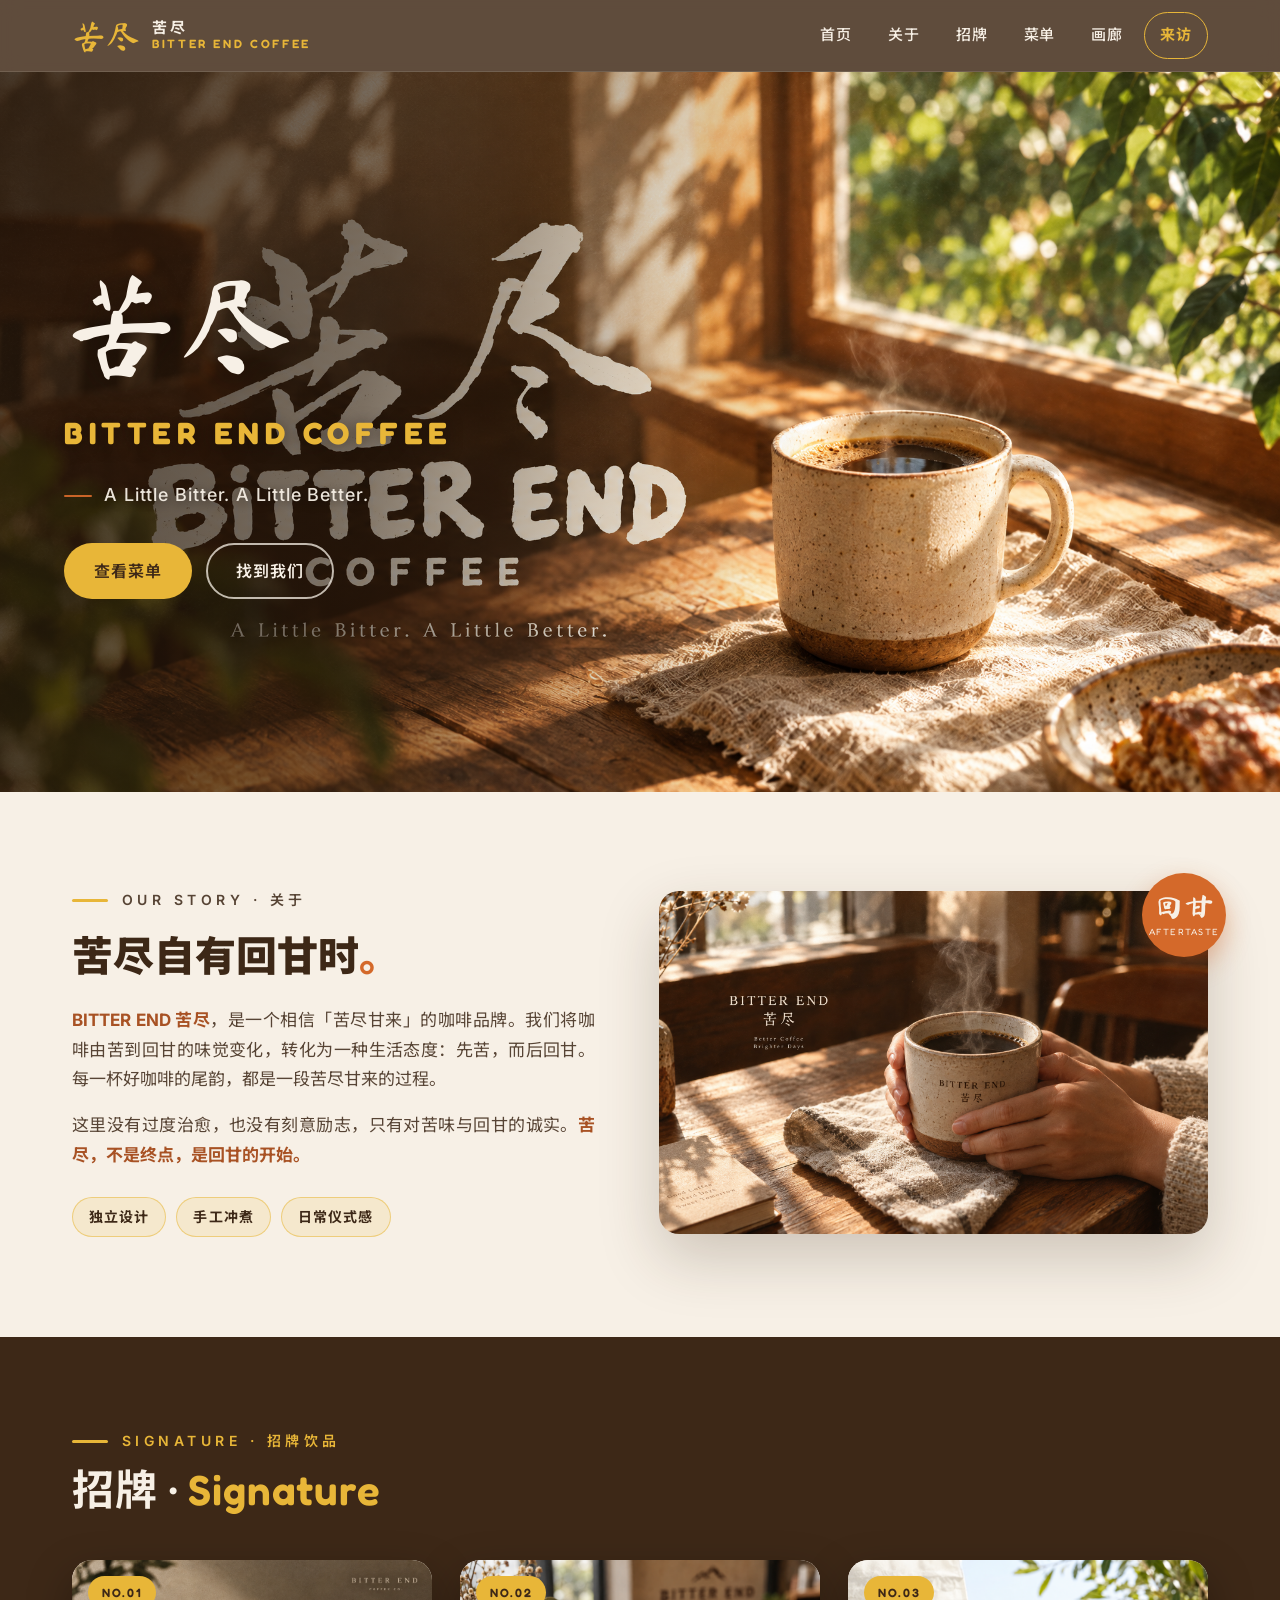
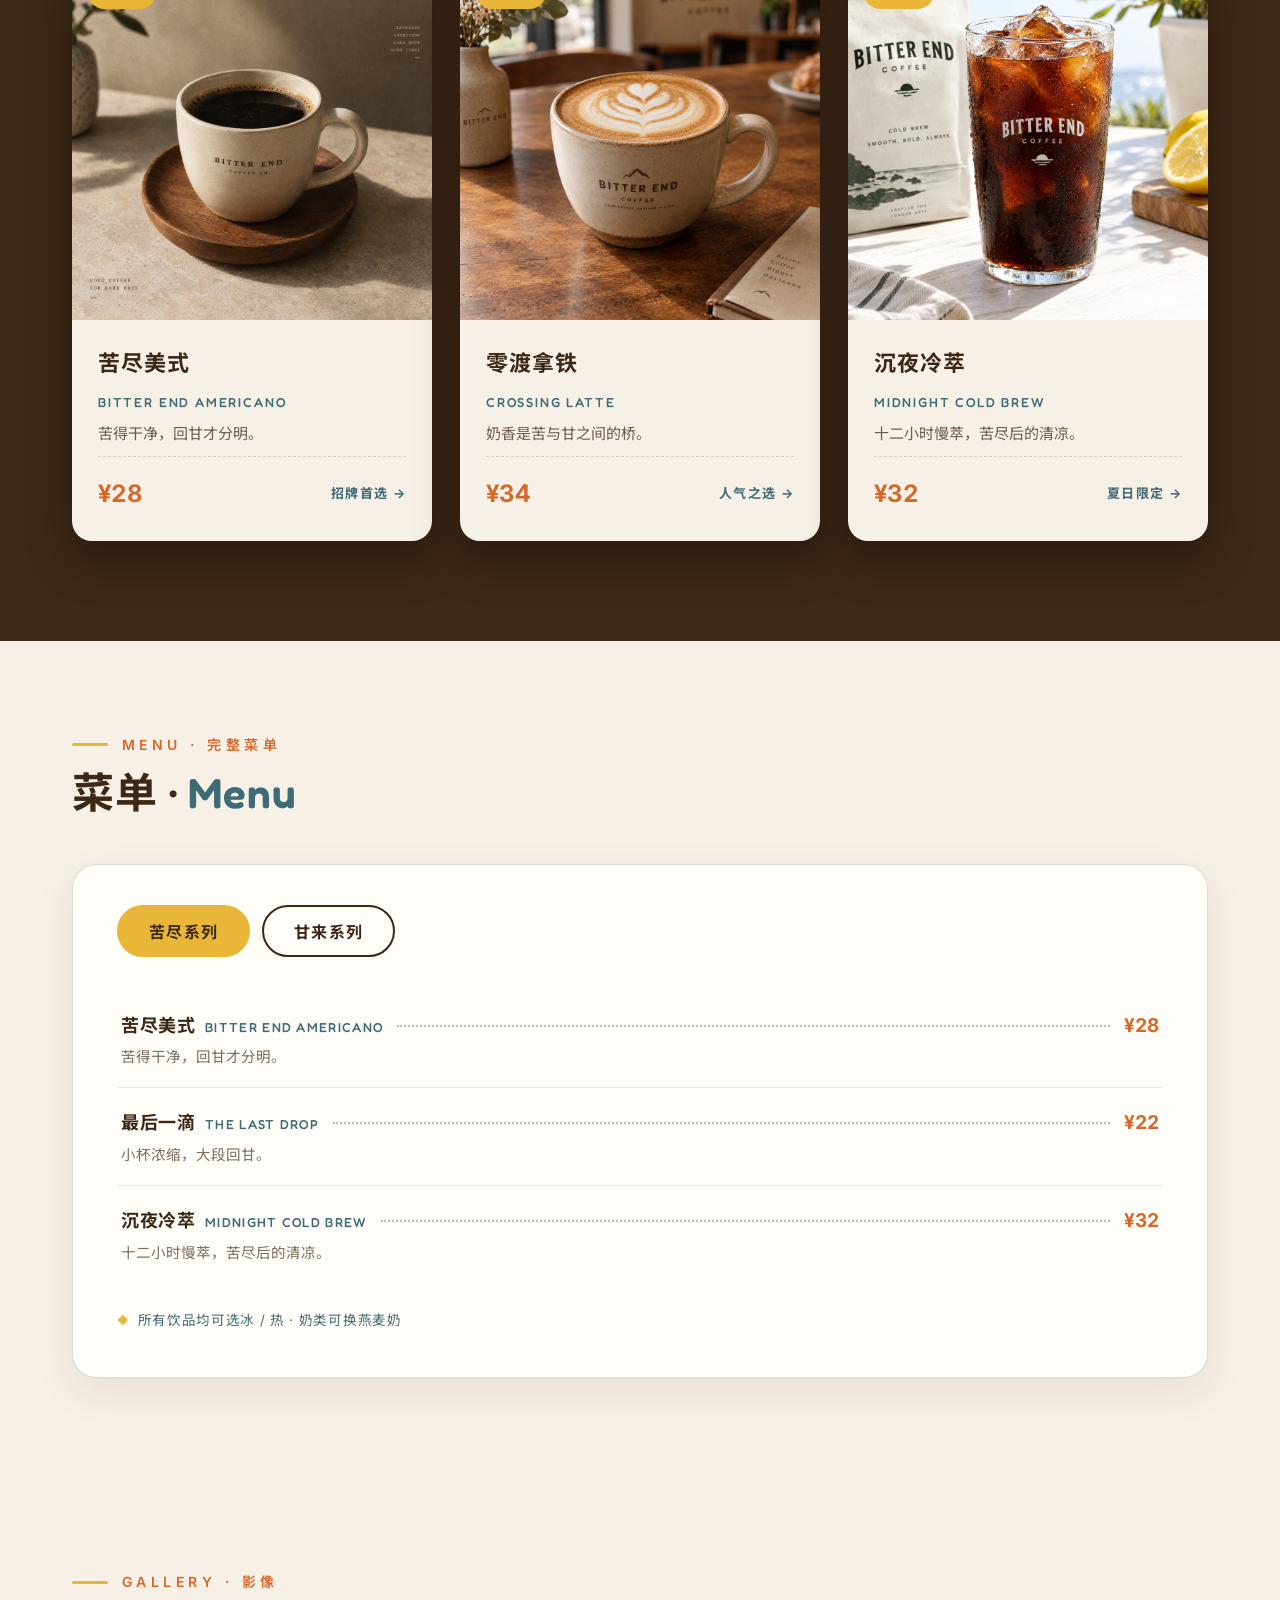
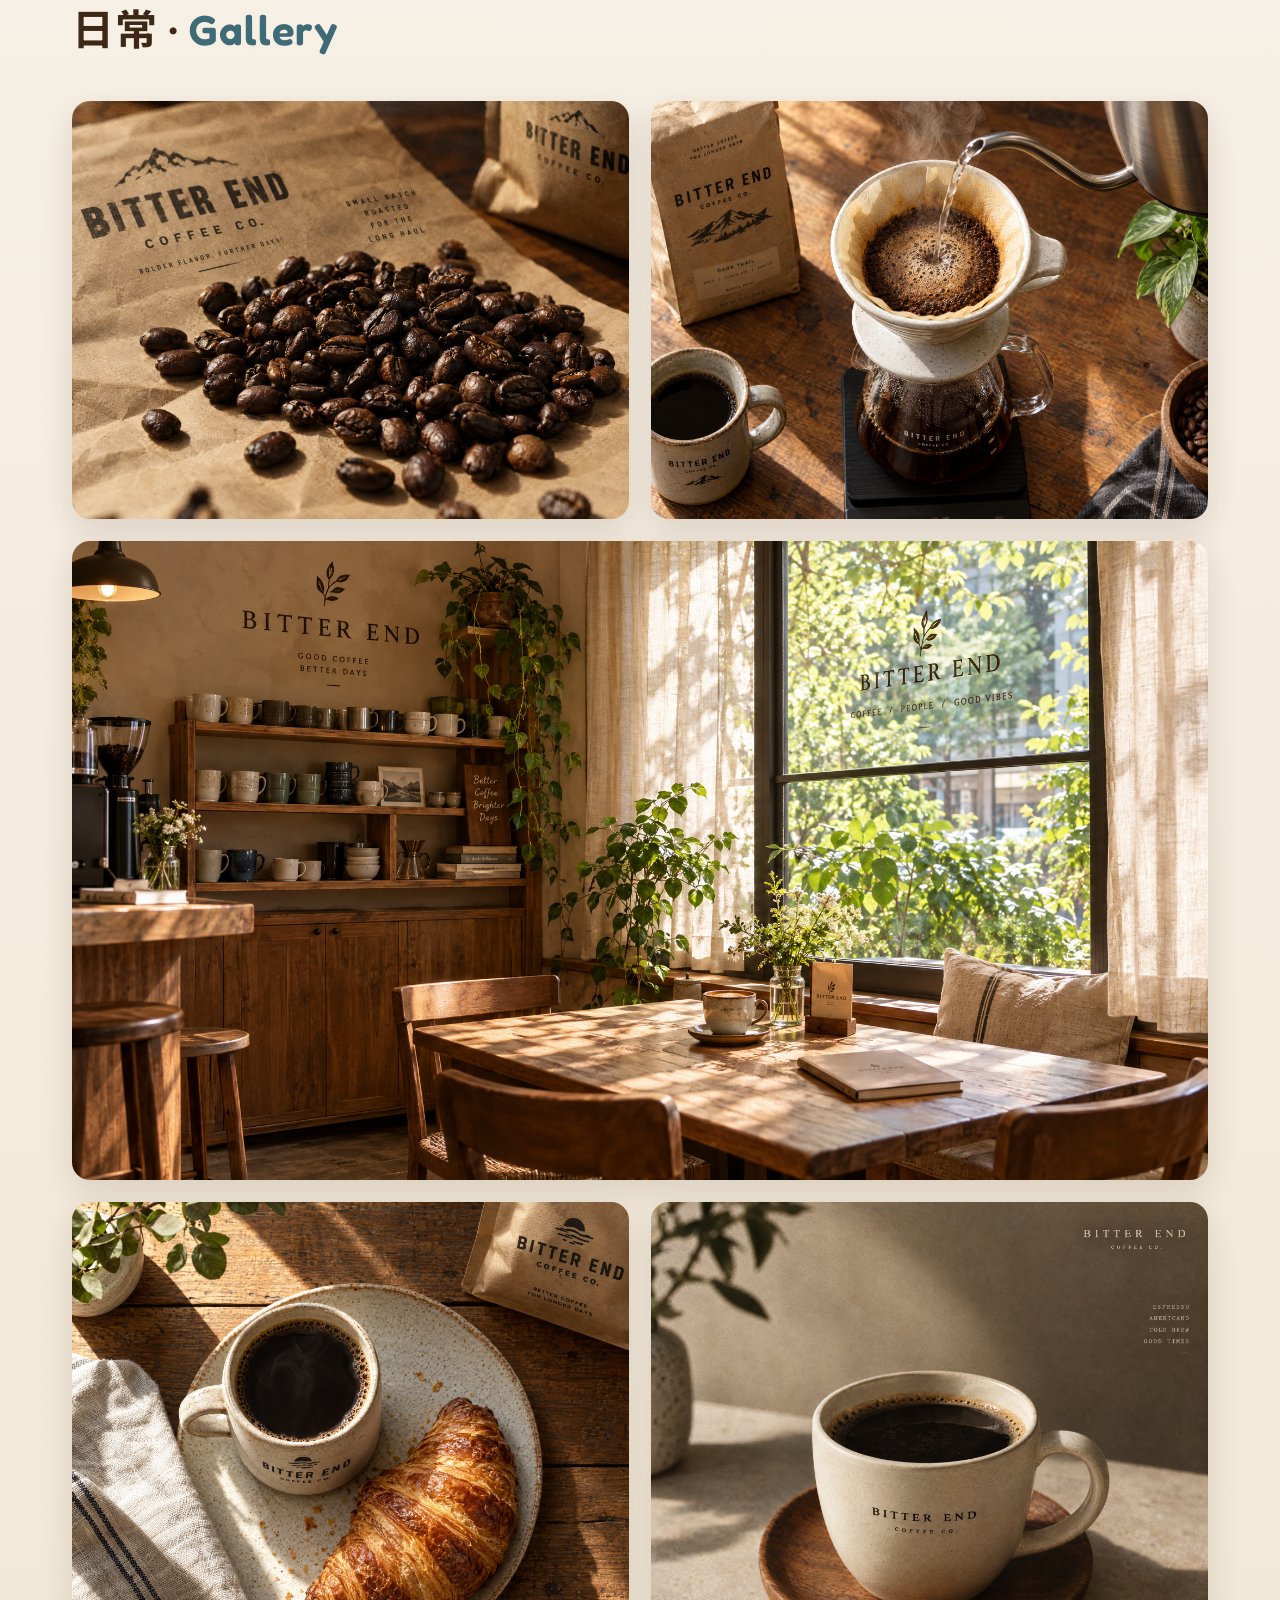
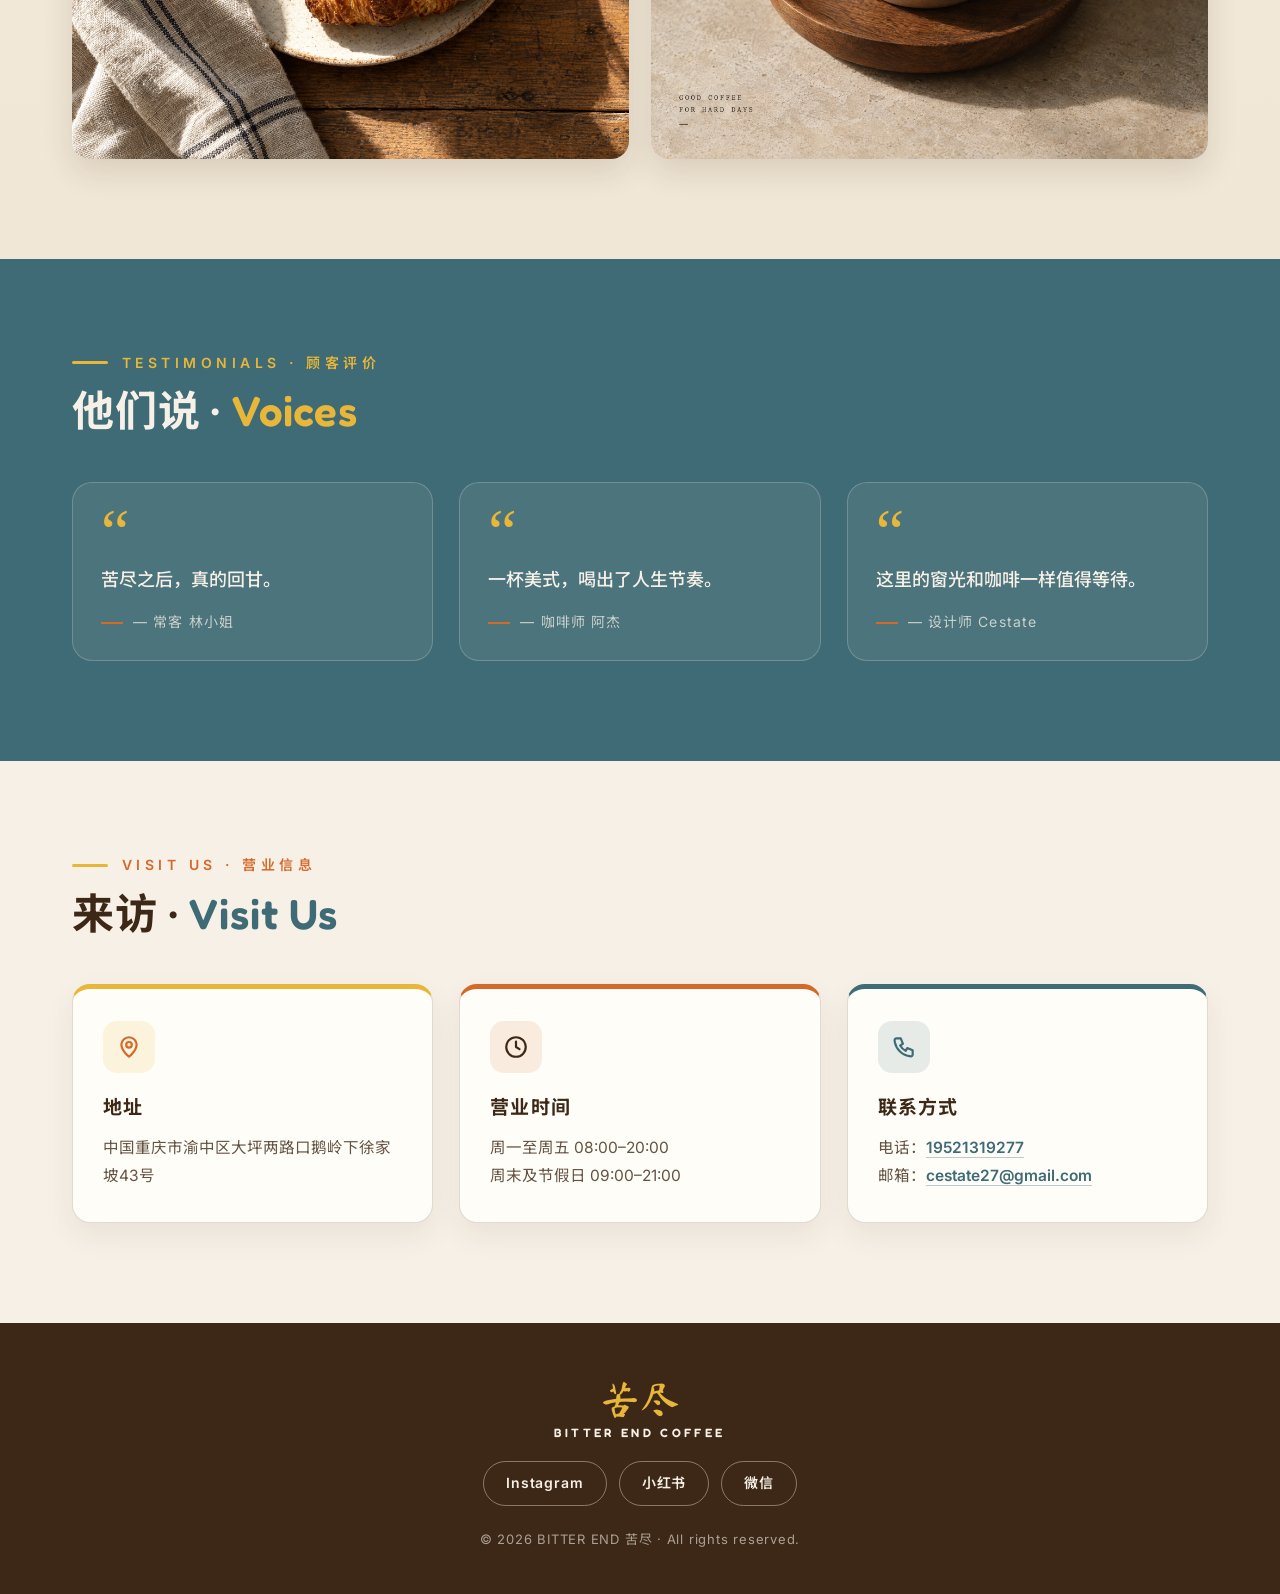
<file: index.html>
<!DOCTYPE html>
<html lang="zh-CN"><head>
<meta charset="UTF-8">
<meta name="viewport" content="width=device-width, initial-scale=1.0">
<meta name="description" content="苦尽 BITTER END COFFEE：苦尽自有回甘时。探索品牌故事、招牌饮品、完整菜单与门店信息。">
<meta name="theme-color" content="#3D2817">
<title>苦尽 BITTER END COFFEE · A Little Bitter. A Little Better.</title>
<link rel="preconnect" href="https://fonts.googleapis.com">
<link rel="preconnect" href="https://fonts.gstatic.com" crossorigin="">
<link href="https://fonts.googleapis.com/css2?family=Fredoka:wght@500;600;700&amp;family=Inter:wght@400;500;600;700&amp;family=Noto+Sans+SC:wght@400;500;700;900&amp;family=Ma+Shan+Zheng&amp;display=swap" rel="stylesheet">
<link rel="stylesheet" href="styles.css">
</head>
<body>

<!-- 1. 固定导航栏 -->
<header class="nav">
  <div class="nav-inner">
    <a class="brand" href="#home" aria-label="苦尽 BITTER END COFFEE 首页">
      <span class="brand-mark">苦尽</span>
      <span class="brand-name">
        <span class="cn">苦尽</span>
        <span class="en">BITTER END COFFEE</span>
      </span>
    </a>
    <button class="burger" id="burger" aria-label="打开菜单" aria-expanded="false">
      <span></span><span></span><span></span>
    </button>
    <ul class="nav-links" id="navLinks">
      <li><a href="#home">首页</a></li>
      <li><a href="#about">关于</a></li>
      <li><a href="#signature">招牌</a></li>
      <li><a href="#menu">菜单</a></li>
      <li><a href="#gallery">画廊</a></li>
      <li><a href="#visit" class="nav-cta">来访</a></li>
    </ul>
  </div>
</header>

<main>

<!-- 2. Hero -->
<section class="hero" id="home">
  <div class="hero-copy">
    <h1 class="hero-brush">苦尽</h1>
    <p class="hero-en">BITTER END COFFEE</p>
    <p class="hero-tag">A Little Bitter. A Little Better.</p>
    <div class="hero-btns">
      <a class="btn btn--mustard" href="#menu">查看菜单</a>
      <a class="btn btn--outline" href="#visit">找到我们</a>
    </div>
  </div>
</section>

<!-- 3. Our Story -->
<section class="story" id="about">
  <div class="wrap story-grid">
    <div class="story-text">
      <p class="sec-eyebrow">OUR STORY · 关于</p>
      <h2 class="story-title">苦尽自有回甘时<span class="dot">。</span>
      </h2>
      <p><strong>BITTER END 苦尽</strong>，是一个相信「苦尽甘来」的咖啡品牌。我们将咖啡由苦到回甘的味觉变化，转化为一种生活态度：先苦，而后回甘。每一杯好咖啡的尾韵，都是一段苦尽甘来的过程。</p>
      <p>这里没有过度治愈，也没有刻意励志，只有对苦味与回甘的诚实。<strong>苦尽，不是终点，是回甘的开始。</strong></p>
      <div class="story-tags">
        <span>独立设计</span><span>手工冲煮</span><span>日常仪式感</span>
      </div>
    </div>
    <figure class="story-fig">
      <div class="frame">
        <img src="story.png" alt="手捧咖啡的温馨场景" loading="lazy">
      </div>
      <div class="story-seal" aria-hidden="true">
        <span class="zh">回甘</span>
        <span class="en">AFTERTASTE</span>
      </div>
    </figure>
  </div>
</section>

<!-- 4. Signature -->
<section class="sig" id="signature">
  <div class="wrap">
    <div class="sec-head">
      <p class="sec-eyebrow">SIGNATURE · 招牌饮品</p>
      <h2 class="sec-title">招牌 · <span class="en">Signature</span></h2>
    </div>
    <div class="sig-grid">
      <article class="sig-card">
        <div class="sig-thumb">
          <img src="americano.png" alt="苦尽美式 Bitter End Americano" loading="lazy">
          <span class="sig-badge">NO.01</span>
        </div>
        <div class="sig-body">
          <h3 class="sig-name-zh">苦尽美式</h3>
          <p class="sig-name-en">Bitter End Americano</p>
          <p class="sig-line">苦得干净，回甘才分明。</p>
          <div class="sig-foot">
            <span class="sig-price">¥28</span>
            <span class="sig-more">招牌首选 →</span>
          </div>
        </div>
      </article>
      <article class="sig-card">
        <div class="sig-thumb">
          <img src="latte.png" alt="零渡拿铁 Crossing Latte" loading="lazy">
          <span class="sig-badge">NO.02</span>
        </div>
        <div class="sig-body">
          <h3 class="sig-name-zh">零渡拿铁</h3>
          <p class="sig-name-en">Crossing Latte</p>
          <p class="sig-line">奶香是苦与甘之间的桥。</p>
          <div class="sig-foot">
            <span class="sig-price">¥34</span>
            <span class="sig-more">人气之选 →</span>
          </div>
        </div>
      </article>
      <article class="sig-card">
        <div class="sig-thumb">
          <img src="cold-brew.png" alt="沉夜冷萃 Midnight Cold Brew" loading="lazy">
          <span class="sig-badge">NO.03</span>
        </div>
        <div class="sig-body">
          <h3 class="sig-name-zh">沉夜冷萃</h3>
          <p class="sig-name-en">Midnight Cold Brew</p>
          <p class="sig-line">十二小时慢萃，苦尽后的清凉。</p>
          <div class="sig-foot">
            <span class="sig-price">¥32</span>
            <span class="sig-more">夏日限定 →</span>
          </div>
        </div>
      </article>
    </div>
  </div>
</section>

<!-- 5. Menu -->
<section class="menu" id="menu">
  <div class="wrap">
    <div class="sec-head">
      <p class="sec-eyebrow">MENU · 完整菜单</p>
      <h2 class="sec-title">菜单 · <span class="en">Menu</span></h2>
    </div>
    <div class="menu-panel-card">
      <div class="tabs" role="tablist" aria-label="菜单分类">
        <button class="tab active" role="tab" aria-selected="true" aria-controls="panel-bitter" id="tab-bitter" data-panel="panel-bitter">苦尽系列</button>
        <button class="tab" role="tab" aria-selected="false" aria-controls="panel-sweet" id="tab-sweet" data-panel="panel-sweet">甘来系列</button>
      </div>
      <div class="tab-panels">
        <div class="tab-panel active" id="panel-bitter" role="tabpanel" aria-labelledby="tab-bitter">
          <div class="menu-row">
            <div class="menu-info">
              <p class="menu-name">苦尽美式<span class="en">Bitter End Americano</span></p>
              <p class="menu-desc">苦得干净，回甘才分明。</p>
            </div>
            <span class="leader" aria-hidden="true"></span>
            <span class="menu-price">¥28</span>
          </div>
          <div class="menu-row">
            <div class="menu-info">
              <p class="menu-name">最后一滴<span class="en">The Last Drop</span></p>
              <p class="menu-desc">小杯浓缩，大段回甘。</p>
            </div>
            <span class="leader" aria-hidden="true"></span>
            <span class="menu-price">¥22</span>
          </div>
          <div class="menu-row">
            <div class="menu-info">
              <p class="menu-name">沉夜冷萃<span class="en">Midnight Cold Brew</span></p>
              <p class="menu-desc">十二小时慢萃，苦尽后的清凉。</p>
            </div>
            <span class="leader" aria-hidden="true"></span>
            <span class="menu-price">¥32</span>
          </div>
        </div>
        <div class="tab-panel" id="panel-sweet" role="tabpanel" aria-labelledby="tab-sweet">
          <div class="menu-row">
            <div class="menu-info">
              <p class="menu-name">零渡拿铁<span class="en">Crossing Latte</span></p>
              <p class="menu-desc">奶香是苦与甘之间的桥。</p>
            </div>
            <span class="leader" aria-hidden="true"></span>
            <span class="menu-price">¥34</span>
          </div>
          <div class="menu-row">
            <div class="menu-info">
              <p class="menu-name">焦糖岸<span class="en">Caramel Shore</span></p>
              <p class="menu-desc">甜从苦的尽头浮现。</p>
            </div>
            <span class="leader" aria-hidden="true"></span>
            <span class="menu-price">¥36</span>
          </div>
          <div class="menu-row">
            <div class="menu-info">
              <p class="menu-name">谷物归途<span class="en">Oatway Home</span></p>
              <p class="menu-desc">植物奶香，温和收尾。</p>
            </div>
            <span class="leader" aria-hidden="true"></span>
            <span class="menu-price">¥36</span>
          </div>
          <div class="menu-row">
            <div class="menu-info">
              <p class="menu-name">脏脏黎明<span class="en">Dirty Dawn</span></p>
              <p class="menu-desc">冷热分层，苦甘交界。</p>
            </div>
            <span class="leader" aria-hidden="true"></span>
            <span class="menu-price">¥38</span>
          </div>
          <div class="menu-row">
            <div class="menu-info">
              <p class="menu-name">甘来之秋<span class="en">Sweet Arrival</span></p>
              <p class="menu-desc">桂花与蜂蜜，落在焦糖色里。</p>
            </div>
            <span class="leader" aria-hidden="true"></span>
            <span class="menu-price">¥42</span>
          </div>
        </div>
      </div>
      <p class="menu-note">所有饮品均可选冰 / 热 · 奶类可换燕麦奶</p>
    </div>
  </div>
</section>

<!-- 6. Gallery -->
<section class="gal" id="gallery">
  <div class="wrap">
    <div class="sec-head">
      <p class="sec-eyebrow">GALLERY · 影像</p>
      <h2 class="sec-title">日常 · <span class="en">Gallery</span></h2>
    </div>
    <div class="gal-grid">
      <div class="gal-cell r43"><img src="coffee-beans.png" alt="咖啡豆" loading="lazy"></div>
      <div class="gal-cell r43"><img src="pour-over.png" alt="手冲咖啡" loading="lazy"></div>
      <div class="gal-cell wide r169"><img src="store.png" alt="门店一角" loading="lazy"></div>
      <div class="gal-cell r11"><img src="croissant.png" alt="可颂" loading="lazy"></div>
      <div class="gal-cell r11"><img src="americano.png" alt="苦尽美式" loading="lazy"></div>
    </div>
  </div>
</section>

<!-- 7. Testimonials -->
<section class="voices" id="voices">
  <div class="wrap">
    <div class="sec-head">
      <p class="sec-eyebrow">TESTIMONIALS · 顾客评价</p>
      <h2 class="sec-title">他们说 · <span class="en">Voices</span></h2>
    </div>
    <div class="voices-grid">
      <figure class="voice-card">
        <span class="voice-quote-mark" aria-hidden="true">“</span>
        <blockquote class="voice-text">苦尽之后，真的回甘。</blockquote>
        <figcaption class="voice-who">— 常客 林小姐</figcaption>
      </figure>
      <figure class="voice-card">
        <span class="voice-quote-mark" aria-hidden="true">“</span>
        <blockquote class="voice-text">一杯美式，喝出了人生节奏。</blockquote>
        <figcaption class="voice-who">— 咖啡师 阿杰</figcaption>
      </figure>
      <figure class="voice-card">
        <span class="voice-quote-mark" aria-hidden="true">“</span>
        <blockquote class="voice-text">这里的窗光和咖啡一样值得等待。</blockquote>
        <figcaption class="voice-who">— 设计师 Cestate</figcaption>
      </figure>
    </div>
  </div>
</section>

<!-- 8. Visit Us -->
<section class="visit" id="visit">
  <div class="wrap">
    <div class="sec-head">
      <p class="sec-eyebrow">VISIT US · 营业信息</p>
      <h2 class="sec-title">来访 · <span class="en">Visit Us</span></h2>
    </div>
    <div class="visit-grid">
      <div class="visit-card">
        <div class="visit-icon" aria-hidden="true">
          <svg viewBox="0 0 24 24" fill="none" stroke="#D4692A" stroke-width="2" stroke-linecap="round" stroke-linejoin="round"><path d="M12 21s-7-5.5-7-11a7 7 0 0 1 14 0c0 5.5-7 11-7 11z"></path><circle cx="12" cy="10" r="2.6"></circle></svg>
        </div>
        <h3 class="visit-label">地址</h3>
        <p>中国重庆市渝中区大坪两路口鹅岭下徐家坡43号</p>
      </div>
      <div class="visit-card">
        <div class="visit-icon" aria-hidden="true">
          <svg viewBox="0 0 24 24" fill="none" stroke="#3D2817" stroke-width="2" stroke-linecap="round" stroke-linejoin="round"><circle cx="12" cy="12" r="9"></circle><path d="M12 7v5l3.2 2"></path></svg>
        </div>
        <h3 class="visit-label">营业时间</h3>
        <p>周一至周五 08:00–20:00<br>周末及节假日 09:00–21:00</p>
      </div>
      <div class="visit-card">
        <div class="visit-icon" aria-hidden="true">
          <svg viewBox="0 0 24 24" fill="none" stroke="#3E6B75" stroke-width="2" stroke-linecap="round" stroke-linejoin="round"><path d="M5 4h4l2 5-2.5 1.6a12 12 0 0 0 5 5L15 13l5 2v4a1.7 1.7 0 0 1-1.9 1.7A16.5 16.5 0 0 1 3.3 5.9 1.7 1.7 0 0 1 5 4z"></path></svg>
        </div>
        <h3 class="visit-label">联系方式</h3>
        <p>电话：<a href="tel:010-XXXX-XXXX">19521319277</a><br>邮箱：<a href="mailto:cestate27@gmail.com">cestate27@gmail.com</a></p>
      </div>
    </div>
  </div>
</section>

</main>

<!-- 9. Footer -->
<footer class="footer">
  <div class="wrap footer-inner">
    <p class="footer-brand">苦尽<small>BITTER END COFFEE</small></p>
    <nav class="footer-social" aria-label="社交媒体">
      <a href="#" aria-label="Instagram">Instagram</a>
      <a href="#" aria-label="小红书">小红书</a>
      <a href="#" aria-label="微信">微信</a>
    </nav>
    <p class="footer-copy">© 2026 BITTER END 苦尽 · All rights reserved.</p>
  </div>
</footer>

<script src="main.js" defer></script>


</body></html>
</file>
<file: styles.css>
:root{
  --roast:#3D2817;      /* 深焙棕 */
  --mustard:#E8B638;    /* 芥末黄 */
  --terra:#D4692A;      /* 赤陶橘 */
  --slate:#3E6B75;      /* 青灰蓝 */
  --cream:#F7F0E6;      /* 奶白 */
  --mustard-soft:rgba(232,182,56,.14);
  --terra-soft:rgba(212,105,42,.12);
  --line:rgba(61,40,23,.16);
  --round:"Fredoka","Inter","Noto Sans SC","PingFang SC",sans-serif;
  --brush:"Ma Shan Zheng","KaiTi","STKaiti","楷体",cursive;
  --cn:"Inter","Noto Sans SC","PingFang SC","Hiragino Sans GB","Microsoft YaHei",sans-serif;
  --num:"Inter","Noto Sans SC",sans-serif;
  --nav-h:72px;
  --wrap:1200px;
}
*{margin:0;padding:0;box-sizing:border-box}
html{scroll-behavior:smooth;scroll-padding-top:calc(var(--nav-h) + 16px)}
body{font-family:var(--cn);color:var(--roast);background:var(--cream);font-size:17px;line-height:1.75;font-weight:400;-webkit-font-smoothing:antialiased}
img{display:block;max-width:100%}
a{color:inherit;text-decoration:none}
.wrap{max-width:var(--wrap);margin:0 auto;padding:0 32px}
section{position:relative}

/* ---------- 通用标题 ---------- */
.sec-head{margin-bottom:44px}
.sec-eyebrow{font-family:var(--num);font-weight:600;font-size:14px;letter-spacing:.32em;text-transform:uppercase;color:var(--terra);display:flex;align-items:center;gap:14px}
.sec-eyebrow::before{content:"";width:36px;height:3px;border-radius:2px;background:var(--mustard)}
.sec-title{font-weight:700;font-size:clamp(30px,3.4vw,42px);line-height:1.25;margin-top:10px;letter-spacing:.02em}
.sec-title .en{font-family:var(--round);font-weight:600;color:var(--slate)}

/* ---------- 按钮 ---------- */
.btn{display:inline-flex;align-items:center;justify-content:center;gap:8px;font-family:var(--round);font-weight:600;font-size:17px;letter-spacing:.06em;padding:14px 32px;border-radius:999px;border:2px solid transparent;cursor:pointer;transition:background-color .25s,color .25s,border-color .25s,transform .25s}
.btn:hover{transform:translateY(-2px)}
.btn--mustard{background:var(--mustard);color:var(--roast)}
.btn--mustard:hover{background:var(--terra);color:var(--cream)}
.btn--outline{background:transparent;color:var(--cream);border-color:rgba(247,240,230,.75)}
.btn--outline:hover{background:var(--cream);color:var(--roast);border-color:var(--cream)}

/* ---------- 导航 ---------- */
.nav{position:fixed;inset:0 0 auto 0;height:var(--nav-h);z-index:100;background:rgba(61,40,23,.82);backdrop-filter:blur(10px);-webkit-backdrop-filter:blur(10px);border-bottom:1px solid rgba(247,240,230,.12)}
.nav-inner{max-width:var(--wrap);margin:0 auto;padding:0 32px;height:100%;display:flex;align-items:center;justify-content:space-between;gap:24px}
.brand{display:flex;align-items:center;gap:12px;color:var(--cream)}
.brand-mark{font-family:var(--brush);font-size:34px;line-height:1;color:var(--mustard);font-weight:400}
.brand-name{display:flex;flex-direction:column;line-height:1.2}
.brand-name .cn{font-weight:700;font-size:15px;letter-spacing:.18em}
.brand-name .en{font-family:var(--round);font-weight:600;font-size:12px;letter-spacing:.22em;color:var(--mustard)}
.nav-links{display:flex;align-items:center;gap:6px;list-style:none}
.nav-links a{display:block;padding:9px 15px;border-radius:999px;font-size:15px;font-weight:500;color:var(--cream);letter-spacing:.06em;transition:background-color .25s,color .25s}
.nav-links a:hover{background:var(--mustard);color:var(--roast)}
.nav-links a.nav-cta{border:1.5px solid var(--mustard);color:var(--mustard);font-weight:700}
.nav-links a.nav-cta:hover{background:var(--mustard);color:var(--roast)}
.burger{display:none;width:44px;height:44px;border-radius:12px;border:1.5px solid rgba(247,240,230,.4);background:transparent;cursor:pointer;position:relative}
.burger span{position:absolute;left:11px;right:11px;height:2px;border-radius:2px;background:var(--cream);transition:transform .3s,opacity .3s}
.burger span:nth-child(1){top:15px}
.burger span:nth-child(2){top:21px}
.burger span:nth-child(3){top:27px}
.burger.open span:nth-child(1){transform:translateY(6px) rotate(45deg)}
.burger.open span:nth-child(2){opacity:0}
.burger.open span:nth-child(3){transform:translateY(-6px) rotate(-45deg)}

/* ---------- Hero ---------- */
.hero{margin-top:var(--nav-h);position:relative;width:100%;aspect-ratio:16/9;background:url("hero.png") center/cover no-repeat;overflow:hidden;display:flex;align-items:center}
.hero::before{content:"";position:absolute;inset:0;background:linear-gradient(100deg,rgba(30,19,10,.82) 0%,rgba(30,19,10,.58) 30%,rgba(30,19,10,.18) 48%,rgba(30,19,10,0) 62%)}
.hero-copy{position:relative;z-index:2;width:min(560px,46%);margin-left:max(32px,5vw);color:var(--cream);display:flex;flex-direction:column;align-items:flex-start;gap:clamp(10px,1.6vw,20px)}
.hero-brush{font-family:var(--brush);font-weight:400;font-size:clamp(64px,9vw,132px);line-height:1.05;color:var(--cream);text-shadow:0 4px 28px rgba(20,12,5,.55)}
.hero-en{font-family:var(--round);font-weight:700;font-size:clamp(20px,2.4vw,34px);letter-spacing:.18em;color:var(--mustard);text-shadow:0 2px 16px rgba(20,12,5,.6)}
.hero-tag{font-size:clamp(15px,1.4vw,19px);font-weight:500;letter-spacing:.05em;color:var(--cream);opacity:.94;text-shadow:0 2px 12px rgba(20,12,5,.6)}
.hero-tag::before{content:"";display:inline-block;width:28px;height:2px;border-radius:2px;background:var(--terra);vertical-align:middle;margin-right:12px}
.hero-btns{display:flex;flex-wrap:wrap;gap:14px;margin-top:clamp(6px,1vw,14px)}
.hero-btns .btn{padding:12px 28px;font-size:16px}

/* ---------- Our Story ---------- */
.story{padding:96px 0 100px;background:var(--cream)}
.story-grid{display:grid;grid-template-columns:1fr 1.05fr;gap:64px;align-items:center}
.story-title{font-weight:900;font-size:clamp(30px,3.2vw,44px);line-height:1.35;margin:14px 0 22px}
.story-title .dot{color:var(--terra)}
.story-text p{color:rgba(61,40,23,.86);margin-bottom:16px;text-align:justify}
.story-text p strong{color:#A85224;font-weight:700} /* 赤陶橘加深版（roast 混入），保证奶白底可读性 */
.story-tags{display:flex;flex-wrap:wrap;gap:10px;margin-top:26px}
.story-tags span{font-size:14px;font-weight:700;letter-spacing:.08em;color:var(--roast);background:var(--mustard-soft);border:1.5px solid rgba(232,182,56,.55);padding:7px 16px;border-radius:999px}
.story-fig{position:relative}
.story-fig .frame{aspect-ratio:16/10;overflow:hidden;border-radius:20px;box-shadow:0 24px 60px rgba(61,40,23,.22)}
.story-fig img{width:100%;height:100%;object-fit:cover;transition:transform .6s ease}
.story-fig:hover img{transform:scale(1.03)}
.story-fig::after{content:"";position:absolute;left:-22px;bottom:-22px;width:120px;height:120px;border-radius:18px;background:var(--mustard);z-index:-1}
.story-seal{position:absolute;right:-18px;top:-18px;width:84px;height:84px;border-radius:50%;background:var(--terra);color:var(--cream);display:flex;flex-direction:column;align-items:center;justify-content:center;box-shadow:0 10px 24px rgba(212,105,42,.4)}
.story-seal .zh{font-family:var(--brush);font-size:30px;line-height:1}
.story-seal .en{font-family:var(--round);font-size:9px;letter-spacing:.14em;margin-top:3px}

/* ---------- Signature ---------- */
.sig{padding:92px 0 100px;background:var(--roast);color:var(--cream)}
.sig .sec-eyebrow{color:var(--mustard)}
.sig .sec-title{color:var(--cream)}
.sig .sec-title .en{color:var(--mustard)}
.sig-grid{display:grid;grid-template-columns:repeat(3,1fr);gap:28px}
.sig-card{background:var(--cream);color:var(--roast);border-radius:20px;overflow:hidden;box-shadow:0 18px 44px rgba(0,0,0,.34);display:flex;flex-direction:column;transition:transform .35s ease,box-shadow .35s ease}
.sig-card:hover{transform:translateY(-8px);box-shadow:0 26px 56px rgba(0,0,0,.42)}
.sig-thumb{aspect-ratio:1/1;overflow:hidden;position:relative}
.sig-thumb img{width:100%;height:100%;object-fit:cover;transition:transform .6s ease}
.sig-card:hover .sig-thumb img{transform:scale(1.03)}
.sig-badge{position:absolute;top:16px;left:16px;font-family:var(--round);font-weight:600;font-size:12px;letter-spacing:.14em;color:var(--roast);background:var(--mustard);padding:6px 14px;border-radius:999px}
.sig-body{padding:24px 26px 26px;display:flex;flex-direction:column;gap:8px;flex:1}
.sig-name-zh{font-weight:700;font-size:22px;letter-spacing:.04em}
.sig-name-en{font-family:var(--round);font-weight:500;font-size:13px;letter-spacing:.14em;text-transform:uppercase;color:var(--slate)}
.sig-line{font-size:15px;color:rgba(61,40,23,.75);flex:1}
.sig-foot{display:flex;align-items:center;justify-content:space-between;padding-top:16px;border-top:1.5px dashed var(--line)}
.sig-price{font-family:var(--num);font-weight:700;font-size:24px;color:var(--terra);font-variant-numeric:tabular-nums}
.sig-more{font-size:13px;font-weight:700;letter-spacing:.1em;color:var(--slate)}

/* ---------- Menu ---------- */
.menu{padding:92px 0 100px;background:var(--cream)}
.menu-panel-card{background:#FFFDF8;border:1.5px solid var(--line);border-radius:24px;padding:40px 44px 44px;box-shadow:0 14px 40px rgba(61,40,23,.08)}
.tabs{display:flex;gap:12px;margin-bottom:34px;flex-wrap:wrap}
.tab{font-family:var(--cn);font-weight:700;font-size:16px;letter-spacing:.08em;padding:12px 30px;border-radius:999px;border:2px solid var(--roast);background:transparent;color:var(--roast);cursor:pointer;transition:background-color .25s,color .25s,border-color .25s}
.tab:hover{border-color:var(--terra);color:var(--terra)}
.tab.active{background:var(--mustard);border-color:var(--mustard);color:var(--roast)}
.tab-panels{position:relative}
.tab-panel{display:none;animation:panelIn .4s ease}
.tab-panel.active{display:block}
@keyframes panelIn{from{opacity:0;transform:translateY(10px)}to{opacity:1;transform:none}}
.menu-row{display:flex;align-items:baseline;gap:14px;padding:18px 4px;border-bottom:1px solid rgba(61,40,23,.1)}
.menu-row:last-child{border-bottom:none}
.menu-info{min-width:0}
.menu-name{font-weight:700;font-size:18px;letter-spacing:.03em}
.menu-name .en{font-family:var(--round);font-weight:500;font-size:13px;letter-spacing:.1em;color:var(--slate);margin-left:10px;text-transform:uppercase}
.menu-desc{font-size:14.5px;color:rgba(61,40,23,.68);margin-top:3px}
.leader{flex:1;min-width:28px;border-bottom:2.5px dotted rgba(61,40,23,.32);transform:translateY(-5px)}
.menu-price{font-family:var(--num);font-weight:700;font-size:19px;color:var(--terra);white-space:nowrap;font-variant-numeric:tabular-nums}
.menu-note{margin-top:26px;font-size:13.5px;color:var(--slate);letter-spacing:.05em;display:flex;align-items:center;gap:8px}
.menu-note::before{content:"◆";color:var(--mustard);font-size:11px}

/* ---------- Gallery ---------- */
.gal{padding:92px 0 100px;background:linear-gradient(180deg,var(--cream) 0%,#F1E7D6 100%)}
.gal-grid{display:grid;grid-template-columns:1fr 1fr;gap:22px}
.gal-cell{overflow:hidden;border-radius:18px;box-shadow:0 12px 32px rgba(61,40,23,.14);position:relative}
.gal-cell img{width:100%;height:100%;object-fit:cover;transition:transform .6s ease}
.gal-cell:hover img{transform:scale(1.03)}
.gal-cell.wide{grid-column:span 2}
.gal-cell.r43{aspect-ratio:4/3}
.gal-cell.r169{aspect-ratio:16/9}
.gal-cell.r11{aspect-ratio:1/1}
.gal-cell::after{content:"";position:absolute;inset:0;background:linear-gradient(180deg,transparent 60%,rgba(61,40,23,.18));opacity:0;transition:opacity .4s}
.gal-cell:hover::after{opacity:1}

/* ---------- Testimonials ---------- */
.voices{padding:92px 0 100px;background:var(--slate);color:var(--cream)}
.voices .sec-eyebrow{color:var(--mustard)}
.voices .sec-eyebrow::before{background:var(--mustard)}
.voices .sec-title{color:var(--cream)}
.voices .sec-title .en{color:var(--mustard)}
.voices-grid{display:grid;grid-template-columns:repeat(3,1fr);gap:26px}
.voice-card{background:rgba(247,240,230,.07);border:1.5px solid rgba(247,240,230,.22);border-radius:20px;padding:30px 28px 26px;display:flex;flex-direction:column;gap:14px;transition:background-color .3s,transform .3s}
.voice-card:hover{background:rgba(247,240,230,.13);transform:translateY(-6px)}
.voice-quote-mark{font-family:Georgia,serif;font-size:64px;line-height:.6;color:var(--mustard)}
.voice-text{font-size:18px;font-weight:500;line-height:1.7;flex:1}
.voice-who{font-size:14px;letter-spacing:.08em;color:rgba(247,240,230,.75)}
.voice-who::before{content:"";display:inline-block;width:22px;height:2px;background:var(--terra);vertical-align:middle;margin-right:10px}

/* ---------- Visit ---------- */
.visit{padding:92px 0 100px;background:var(--cream)}
.visit-grid{display:grid;grid-template-columns:repeat(3,1fr);gap:26px}
.visit-card{background:#FFFDF8;border:1.5px solid var(--line);border-top:5px solid var(--mustard);border-radius:18px;padding:32px 30px;box-shadow:0 12px 30px rgba(61,40,23,.07)}
.visit-card:nth-child(2){border-top-color:var(--terra)}
.visit-card:nth-child(3){border-top-color:var(--slate)}
.visit-icon{width:52px;height:52px;border-radius:14px;background:var(--mustard-soft);display:flex;align-items:center;justify-content:center;margin-bottom:18px}
.visit-card:nth-child(2) .visit-icon{background:var(--terra-soft)}
.visit-card:nth-child(3) .visit-icon{background:rgba(62,107,117,.12)}
.visit-icon svg{width:26px;height:26px}
.visit-label{font-weight:700;font-size:19px;letter-spacing:.06em;margin-bottom:10px}
.visit-card p{font-size:15.5px;color:rgba(61,40,23,.8);line-height:1.8}
.visit-card a{color:var(--slate);font-weight:600;border-bottom:1.5px solid rgba(62,107,117,.35);transition:color .25s,border-color .25s}
.visit-card a:hover{color:var(--terra);border-color:var(--terra)}

/* ---------- Footer ---------- */
.footer{background:var(--roast);color:var(--cream);padding:56px 0 44px}
.footer-inner{display:flex;flex-direction:column;align-items:center;gap:22px;text-align:center}
.footer-brand{font-family:var(--brush);font-size:40px;color:var(--mustard);line-height:1}
.footer-brand small{display:block;font-family:var(--round);font-weight:600;font-size:12px;letter-spacing:.28em;color:var(--cream);margin-top:8px}
.footer-social{display:flex;gap:12px;flex-wrap:wrap;justify-content:center}
.footer-social a{font-size:14px;font-weight:600;letter-spacing:.06em;padding:9px 22px;border-radius:999px;border:1.5px solid rgba(247,240,230,.4);color:var(--cream);transition:background-color .25s,color .25s,border-color .25s}
.footer-social a:hover{background:var(--mustard);border-color:var(--mustard);color:var(--roast)}
.footer-copy{font-family:var(--num);font-size:13px;letter-spacing:.06em;color:rgba(247,240,230,.6)}

/* ---------- 响应式 ---------- */
@media (max-width:1024px){
  .sig-grid,.voices-grid,.visit-grid{grid-template-columns:1fr 1fr}
  .visit-card:last-child{grid-column:span 2}
  .story-grid{grid-template-columns:1fr;gap:48px}
  .hero-copy{width:56%}
}
@media (max-width:760px){
  body{font-size:16px}
  .wrap{padding:0 20px}
  .nav-inner{padding:0 20px}
  .burger{display:block}
  .nav-links{position:fixed;top:var(--nav-h);left:0;right:0;flex-direction:column;align-items:stretch;gap:0;background:rgba(61,40,23,.97);padding:12px 20px 22px;border-bottom:1px solid rgba(247,240,230,.15);transform:translateY(-12px);opacity:0;pointer-events:none;transition:transform .3s,opacity .3s}
  .nav-links.open{transform:none;opacity:1;pointer-events:auto}
  .nav-links a{padding:13px 16px;border-radius:12px;font-size:16px}
  .nav-links a.nav-cta{margin-top:8px;text-align:center;border-radius:999px}
  .hero{aspect-ratio:auto;min-height:calc(100svh - var(--nav-h));background-position:65% center;padding:64px 0}
  .hero::before{background:linear-gradient(180deg,rgba(30,19,10,.35) 0%,rgba(30,19,10,.72) 55%,rgba(30,19,10,.86) 100%)}
  .hero-copy{width:100%;margin:0 auto;padding:0 24px;align-items:flex-start}
  .sig-grid,.voices-grid,.visit-grid{grid-template-columns:1fr}
  .visit-card:last-child{grid-column:auto}
  .gal-grid{grid-template-columns:1fr}
  .gal-cell.wide{grid-column:auto}
  .menu-panel-card{padding:28px 22px 32px}
  .menu-row{flex-wrap:wrap}
  .leader{display:none}
  .menu-price{margin-left:auto}
  .story-fig::after{display:none}
  .story-seal{right:12px;top:-14px;width:68px;height:68px}
  .story-seal .zh{font-size:24px}
  section{scroll-margin-top:calc(var(--nav-h) + 8px)}
}
@media (prefers-reduced-motion:reduce){
  html{scroll-behavior:auto}
  *,*::before,*::after{animation:none!important;transition:none!important}
}
</file>
